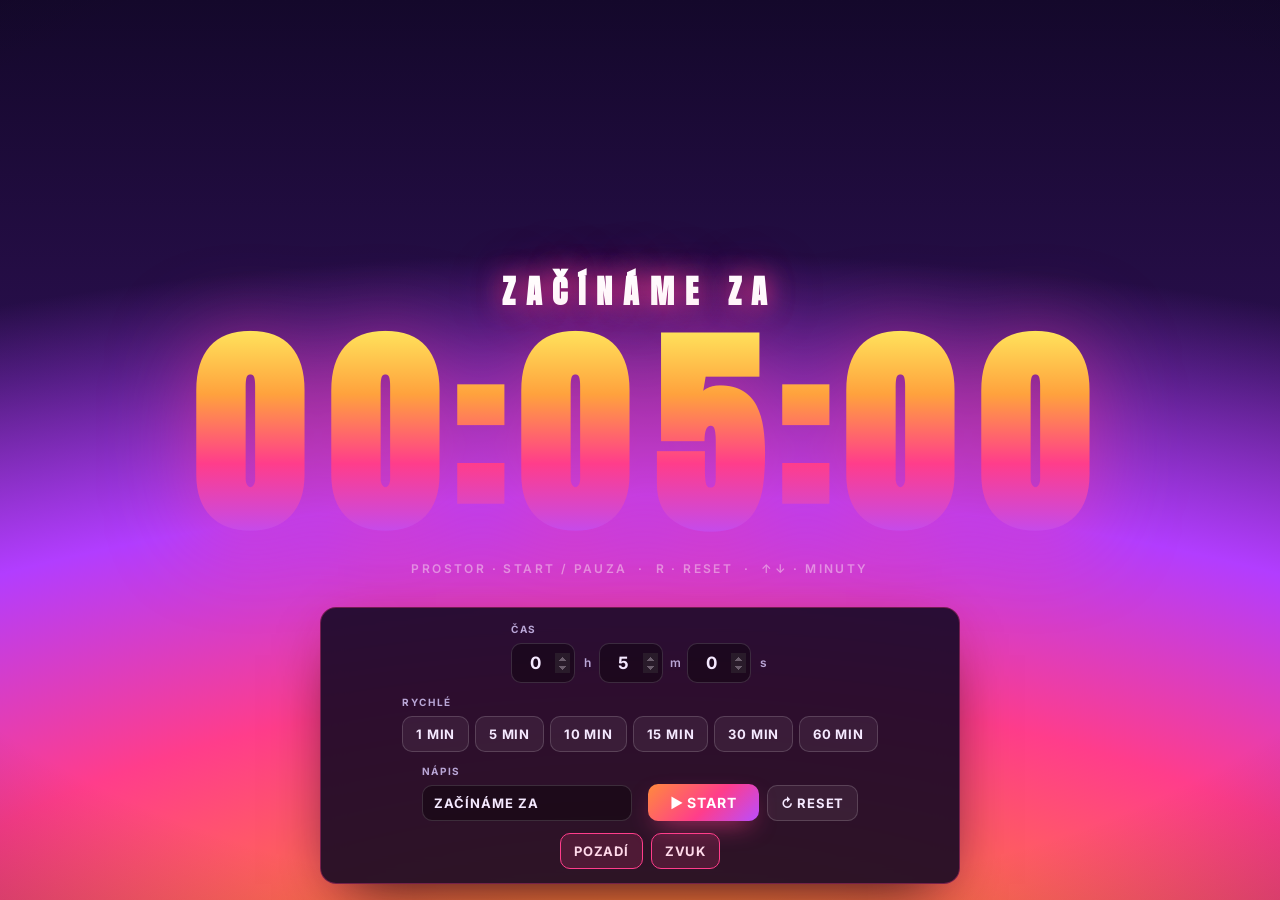
<file: index.html>
<!DOCTYPE html>
<html lang="cs">
<head>
<meta charset="utf-8">
<meta name="viewport" content="width=device-width, initial-scale=1">
<title>Odpočet</title>
<meta name="theme-color" content="#14082B">
<link rel="icon" href="data:image/svg+xml,%3Csvg xmlns='http://www.w3.org/2000/svg' viewBox='0 0 64 64'%3E%3Cdefs%3E%3ClinearGradient id='g' x1='0' y1='0' x2='0' y2='1'%3E%3Cstop offset='0' stop-color='%23FFE45C'/%3E%3Cstop offset='.5' stop-color='%23FF3D8B'/%3E%3Cstop offset='1' stop-color='%23B94DFF'/%3E%3C/linearGradient%3E%3C/defs%3E%3Crect width='64' height='64' rx='14' fill='url(%23g)'/%3E%3Ctext x='32' y='47' font-size='36' text-anchor='middle'%3E%E2%8F%B1%3C/text%3E%3C/svg%3E">
<link rel="preconnect" href="https://fonts.googleapis.com">
<link rel="preconnect" href="https://fonts.gstatic.com" crossorigin>
<link href="https://fonts.googleapis.com/css2?family=Anton&family=Inter:wght@500;600;700&display=swap" rel="stylesheet">
<style>
  .odpocet{
    --pink:#FF3D8B; --orange:#FF8A3D; --yellow:#FFE45C; --purple:#B94DFF;
    --ink:#14082B; --panel:rgba(16,7,34,.88); --line:rgba(255,61,139,.35);
    --txt:#F5E9FF; --muted:#B9A6D6;
  }
  *{box-sizing:border-box}
  html,body{height:100%}
  body{ margin:0; overflow:hidden }
  .odpocet{
    position:absolute; inset:0; overflow:hidden;
    display:grid; place-items:center;
    font:600 14px/1.5 "Inter",system-ui,-apple-system,"Segoe UI",sans-serif;
    color:var(--txt);
    background:
      radial-gradient(140% 90% at 50% 118%, #FFC24B 0%, #FF7A3C 20%, #FF3D8B 46%, #B23DFF 70%, rgba(27,11,51,0) 100%),
      linear-gradient(180deg, #14082B 0%, #2A0F4E 42%, #5A1E68 72%, #8C2F63 100%);
    -webkit-font-smoothing:antialiased;
  }
  .odpocet::after{   /* jemný vinětový rám */
    content:""; position:absolute; inset:0; pointer-events:none;
    background:radial-gradient(120% 100% at 50% 45%, transparent 55%, rgba(10,4,20,.5) 100%);
  }
  .odpocet.transparent{background:transparent!important}
  .odpocet.transparent::after{background:none!important}
  /* StreamElements: velikost číslic podle boxu widgetu (když prohlížeč podporuje
     container queries), jinak se sáhne po vw jako dřív */
  @supports (font-size:1cqw){
    .odpocet{ container-type:size }
    .label{ font-size:clamp(15px,2.7cqw,32px) }
    .time{ font-size:clamp(74px,17cqw,250px) }
  }

  .stage{ text-align:center; padding:20px; transform:translateY(-3vh); z-index:1 }
  .label{
    font-family:"Anton",sans-serif; text-transform:uppercase;
    font-size:clamp(15px,2.7vw,32px); letter-spacing:.34em; margin:0 0 clamp(6px,1.4vh,16px);
    color:#fff; text-shadow:0 0 24px rgba(255,61,139,.9), 0 0 60px rgba(255,61,139,.4);
    min-height:1em;
  }
  .odpocet.finished .label{ color:var(--yellow); text-shadow:0 0 26px rgba(255,228,92,.95) }
  .time{
    font-family:"Anton",sans-serif; font-size:clamp(74px,17vw,250px); line-height:1;
    letter-spacing:.01em; user-select:none;
    background:linear-gradient(180deg,#FFE45C 0%, #FFA23D 30%, #FF3D8B 62%, #B94DFF 100%);
    -webkit-background-clip:text; background-clip:text; color:transparent;
    filter:drop-shadow(0 8px 42px rgba(255,61,139,.5));
  }
  .time .d{ display:inline-block; width:.62em; text-align:center }
  /* .c (dvojtečka) schválně BEZ vlastních stylů: opacity/transform by vytvořily
     vlastní vrstvu a Chromium by glif v rámci background-clip:text nakreslilo mimo místo */
  .time.urgent{ animation:urg .5s ease-in-out infinite alternate }
  @keyframes urg{
    from{ filter:drop-shadow(0 0 16px rgba(255,61,139,.65)) }
    to  { filter:drop-shadow(0 0 52px rgba(255,228,92,.95)) }
  }
  .odpocet.finished .time{ animation:blink .5s steps(2,end) infinite }
  @keyframes blink{ 50%{ opacity:.25 } }
  .hint{
    margin-top:clamp(6px,1.5vh,16px); font-size:12px; letter-spacing:.2em;
    text-transform:uppercase; color:rgba(255,255,255,.45); min-height:1em;
  }

  /* ---------- ovládací panel ---------- */
  .panel{
    position:fixed; left:50%; bottom:16px; transform:translateX(-50%);
    z-index:20; display:flex; gap:12px 16px; flex-wrap:wrap; align-items:flex-end;
    justify-content:center; padding:14px 16px;
    max-width:min(1000px, calc(100vw - 20px));
    background:var(--panel); border:1px solid var(--line); border-radius:16px;
    backdrop-filter:blur(12px); -webkit-backdrop-filter:blur(12px);
    box-shadow:0 24px 60px -24px rgba(0,0,0,.9), 0 0 40px -18px rgba(255,61,139,.55);
    transition:opacity .25s, transform .25s;
  }
  .panel.hidden{ opacity:0; transform:translateX(-50%) translateY(16px); pointer-events:none }
  .odpocet.nocontrols .panel{ display:none }   /* v overlayi panel NIKDY nevidět */
  .odpocet.nocontrols .hint{ display:none }
  .grp{ display:flex; flex-direction:column; gap:6px }
  .grp>span.cap{
    font-size:10px; font-weight:700; letter-spacing:.16em; text-transform:uppercase; color:var(--muted)
  }
  .tinputs{ display:flex; gap:6px; align-items:center }
  .tinputs input{
    width:64px; text-align:center; font:700 17px "Inter",sans-serif; color:var(--txt);
    background:rgba(0,0,0,.35); border:1px solid rgba(255,255,255,.14); border-radius:10px; padding:9px 4px;
    color-scheme:dark; transition:border-color .15s, box-shadow .15s;
  }
  .tinputs input:focus{ outline:none; border-color:var(--pink); box-shadow:0 0 0 3px rgba(255,61,139,.25) }
  .tinputs input::-webkit-outer-spin-button,.tinputs input::-webkit-inner-spin-button{ opacity:.35 }
  .tinputs i{ font-style:normal; color:var(--muted); font-size:12px; width:12px; text-align:center }

  .presets{ display:flex; gap:6px; flex-wrap:wrap }
  .presets button{ min-width:56px }
  button{
    font:700 13px "Inter",sans-serif; color:var(--txt); cursor:pointer;
    background:rgba(255,255,255,.06); border:1px solid rgba(255,255,255,.16);
    border-radius:10px; padding:9px 13px; text-transform:uppercase; letter-spacing:.06em;
    transition:.15s;
  }
  button:hover{ border-color:var(--pink); color:#fff; background:rgba(255,61,139,.14) }
  button:active{ transform:translateY(1px) }
  button.primary{
    background:linear-gradient(135deg,var(--orange),var(--pink) 55%,var(--purple));
    border:none; color:#fff; padding:10px 22px; font-size:14px;
    box-shadow:0 10px 26px -10px rgba(255,61,139,.8);
  }
  button.primary:hover{ filter:brightness(1.1); background:linear-gradient(135deg,var(--orange),var(--pink) 55%,var(--purple)) }
  button.tog[aria-pressed="false"]{ opacity:.55 }
  button.tog[aria-pressed="true"]{ border-color:var(--pink); color:#FFD9EA; background:rgba(255,61,139,.16) }
  #labelIn{
    width:210px; font:700 13px "Inter",sans-serif; color:var(--txt); text-transform:uppercase;
    letter-spacing:.08em; background:rgba(0,0,0,.35); border:1px solid rgba(255,255,255,.14);
    border-radius:10px; padding:9px 11px; transition:border-color .15s, box-shadow .15s;
  }
  #labelIn:focus{ outline:none; border-color:var(--pink); box-shadow:0 0 0 3px rgba(255,61,139,.25) }
  .actions{ flex-direction:row; align-items:flex-end; gap:8px }

  @media (max-width:720px){
    .panel{ bottom:10px; padding:12px; gap:10px 12px }
    #labelIn{ width:150px }
    .tinputs input{ width:56px }
    .stage{ transform:translateY(-6vh) }
  }
  @media (prefers-reduced-motion:reduce){
    .time,.time.urgent,.odpocet.finished .time{ animation:none!important }
  }
</style>
</head>
<body>
<div class="odpocet" id="odpocet">

  <div class="stage">
    <div class="label" id="label">Začínáme za</div>
    <div class="time" id="time">00:05:00</div>
    <div class="hint" id="hint">Prostor · start / pauza&nbsp;&nbsp;·&nbsp;&nbsp;R · reset&nbsp;&nbsp;·&nbsp;&nbsp;↑↓ · minuty</div>
  </div>

  <div class="panel" id="panel">
    <div class="grp">
      <span class="cap">Čas</span>
      <div class="tinputs">
        <input type="number" id="hh" min="0" max="99" value="0" aria-label="Hodiny"><i>h</i>
        <input type="number" id="mm" min="0" max="59" value="5" aria-label="Minuty"><i>m</i>
        <input type="number" id="ss" min="0" max="59" value="0" aria-label="Sekundy"><i>s</i>
      </div>
    </div>

    <div class="grp">
      <span class="cap">Rychlé</span>
      <div class="presets" id="presets">
        <button data-s="60">1 min</button>
        <button data-s="300">5 min</button>
        <button data-s="600">10 min</button>
        <button data-s="900">15 min</button>
        <button data-s="1800">30 min</button>
        <button data-s="3600">60 min</button>
      </div>
    </div>

    <div class="grp">
      <span class="cap">Nápis</span>
      <input type="text" id="labelIn" maxlength="36" placeholder="ZAČÍNÁME ZA" aria-label="Nápis nad odpočtem">
    </div>

    <div class="grp actions">
      <button class="primary" id="toggleBtn">&#9654; Start</button>
      <button id="resetBtn">&#8635; Reset</button>
    </div>

    <div class="grp actions">
      <button class="tog" id="bgBtn" aria-pressed="true" title="Průhledné pozadí pro OBS">Pozadí</button>
      <button class="tog" id="soundBtn" aria-pressed="true" title="Zvukový signál na konci">Zvuk</button>
    </div>
  </div>
</div>

<script>
/* ============================================================================
   ▸ NASTAVENÍ — uprav tady ◂
   Prohlížeč / OBS: čas řešíš v URL (?t=10:00) nebo tímhle blokem.
   StreamElements: sem nesahej — vše se nastavuje v editoru widgetu
   (záložka FIELDS, soubor streamelements/fields.json).
   ========================================================================== */
var DEFAULT_TIME   = "5:00";     // výchozí čas: "90" (sekund), "5:00", "1:30:00"
var DEFAULT_LABEL  = "Začínáme za";  // nápis nad odpočtem ("" = jen číslice)
var DEFAULT_BG     = true;       // true = vlastní pozadí, false = průhledné (overlay)
var DEFAULT_SOUND  = true;       // true = pípnutí na konci
/* ========================================================================== */
(function(){
  "use strict";
  var $ = function(id){ return document.getElementById(id); };
  var root = document.getElementById("odpocet") || document.body;  // kořen widgetu (ve StreamElements jen div)
  var timeEl = $("time"), labelEl = $("label"), hintEl = $("hint"), panel = $("panel");
  var hh = $("hh"), mm = $("mm"), ss = $("ss"), labelIn = $("labelIn");
  var toggleBtn = $("toggleBtn"), resetBtn = $("resetBtn"), bgBtn = $("bgBtn"), soundBtn = $("soundBtn");

  /* ---------- nastavení (localStorage + URL) ---------- */
  var settings = { label:DEFAULT_LABEL, total:parseDur(DEFAULT_TIME), bg:DEFAULT_BG, sound:DEFAULT_SOUND };
  try{
    var saved = JSON.parse(localStorage.getItem("odpocet_settings") || "{}");
    if (saved && typeof saved === "object") for (var k in settings) if (k in saved) settings[k] = saved[k];
  }catch(e){}
  function save(){ try{ localStorage.setItem("odpocet_settings", JSON.stringify(settings)); }catch(e){} }

  /* ---------- StreamElements: nastavení widgetu (na streamu se nikdy neukáže) ----------
     Pole přidáš v editoru widgetu (Custom → Data). Podporovaná jména polí:
     time, label, bg, sound, autostart, loop */
  var inWidget = (typeof fieldData !== "undefined") || (typeof SE_API !== "undefined");
  function seField(n){
    try{
      if (typeof fieldData === "object" && fieldData && fieldData[n] != null && fieldData[n] !== "") return fieldData[n];
    }catch(e){}
    return null;
  }
  function seBool(n){ var v = seField(n); return v != null && /^(1|on|ano|yes|true)$/i.test(String(v)); }
  if (inWidget){
    var seT = seField("time");  if (seT != null) settings.total = parseDur(seT);
    var seL = seField("label"); if (seL != null) settings.label  = seL;
    var seB = seField("bg");    if (seB != null) settings.bg     = /^(1|on|ano|yes|true)$/i.test(String(seB));
    var seS = seField("sound"); if (seS != null) settings.sound  = /^(1|on|ano|yes|true)$/i.test(String(seS));
  }

  var q = new URLSearchParams(location.search);
  function flag(v, def){ return v == null ? def : !/^(0|off|ne|no|false)$/i.test(v); }
  function parseDur(s){
    s = String(s).trim();
    if (/^\d+$/.test(s)) return parseInt(s,10);
    var p = s.split(":").map(Number);
    if (!p.length || p.some(function(n){ return !isFinite(n); })) return 300;
    if (p.length === 3) return p[0]*3600 + p[1]*60 + p[2];
    if (p.length === 2) return p[0]*60 + p[1];
    return 300;
  }

  var total = settings.total;                       // sekundy
  var urlTotal = null;
  if (q.get("t") != null) urlTotal = parseDur(q.get("t"));
  else if (q.get("h") != null || q.get("m") != null || q.get("s") != null)
    urlTotal = (+q.get("h")||0)*3600 + (+q.get("m")||0)*60 + (+q.get("s")||0);
  if (urlTotal != null && urlTotal > 0) total = urlTotal;   // z URL se neukládá
  var urlLabel = q.get("label");
  var useBg     = flag(q.get("bg"),     settings.bg);
  var useSound  = flag(q.get("sound"),  settings.sound);
  var noControls = inWidget || !flag(q.get("controls"), true);  // widget/OBS: panel se NIKDY neukáže
  function truthy(v){ return v != null && /^(1|on|ano|yes|true)$/i.test(String(v)); }
  var autostart = q.get("autostart") != null ? truthy(q.get("autostart"))
                : (inWidget && seField("autostart") == null ? true : seBool("autostart"));
  var loopMode  = q.get("loop") != null ? truthy(q.get("loop")) : seBool("loop");

  /* ---------- stav časovače ---------- */
  var remainingMs = total * 1000, endsAt = 0, running = false, timer = null;
  var lastSec = -1, finished = false, loopT = null;

  /* ---------- vykreslování číslic ---------- */
  var digitSpans = [];
  (function build(){
    var chars = "00:00:00".split("");
    timeEl.innerHTML = chars.map(function(c){
      return '<span class="' + (c === ":" ? "c" : "d") + '">' + c + "</span>";
    }).join("");
    digitSpans = Array.prototype.slice.call(timeEl.querySelectorAll(".d"));
  })();
  function fmt(s){
    var h = Math.floor(s/3600), m = Math.floor((s%3600)/60), x = s%60;
    return [h,m,x].map(function(n){ return String(n).padStart(2,"0"); }).join("");
  }
  function render(){
    var s = Math.max(0, Math.ceil(remainingMs/1000));
    if (s === lastSec) return;
    lastSec = s;
    var f = fmt(s), changed = false;
    for (var i = 0; i < digitSpans.length; i++){
      var ch = f[i];
      if (digitSpans[i].textContent !== ch){ digitSpans[i].textContent = ch; changed = true; }
    }
    if (changed) document.title = f.slice(0,2) + ":" + f.slice(2,4) + ":" + f.slice(4) + " · odpočet";
    timeEl.classList.toggle("urgent", s <= 10 && s > 0 && !finished);
  }

  /* ---------- zvuk ---------- */
  var ac = null;
  function ensureAudio(){
    if (!useSound) return;
    try{
      if (!ac) ac = new (window.AudioContext || window.webkitAudioContext)();
      if (ac.state === "suspended") ac.resume().catch(function(){});
    }catch(e){}
  }
  function beep(){
    if (!useSound) return;
    try{
      ensureAudio();
      if (!ac) return;
      var t0 = ac.currentTime;
      for (var i = 0; i < 3; i++){
        var o = ac.createOscillator(), g = ac.createGain(), t = t0 + i*0.3;
        o.type = "square"; o.frequency.value = (i % 2) ? 660 : 880;
        g.gain.setValueAtTime(0.0001, t);
        g.gain.exponentialRampToValueAtTime(0.22, t + 0.02);
        g.gain.exponentialRampToValueAtTime(0.0001, t + 0.24);
        o.connect(g); g.connect(ac.destination);
        o.start(t); o.stop(t + 0.27);
      }
    }catch(e){}
  }

  /* ---------- ovládání ---------- */
  function setFinishedLook(on){
    finished = on;
    root.classList.toggle("finished", on);
    labelEl.textContent = on ? "Konec" : labelIn.value.trim();
  }
  function start(){
    if (running) return;
    if (remainingMs <= 0) remainingMs = total * 1000;
    if (remainingMs <= 0) return;
    setFinishedLook(false);
    ensureAudio();
    endsAt = performance.now() + remainingMs;
    running = true;
    toggleBtn.innerHTML = "&#10074;&#10074; Pauza";
    tick();
    timer = setInterval(tick, 100);
  }
  function pause(){
    if (!running) return;
    remainingMs = Math.max(0, endsAt - performance.now());
    running = false; clearInterval(timer); timer = null;
    toggleBtn.innerHTML = "&#9654; Start";
    render();
  }
  function reset(){
    running = false; clearInterval(timer); timer = null; clearTimeout(loopT);
    remainingMs = total * 1000; lastSec = -1;
    setFinishedLook(false);
    toggleBtn.innerHTML = "&#9654; Start";
    render();
  }
  function finish(){
    running = false; clearInterval(timer); timer = null;
    remainingMs = 0; lastSec = -1;
    toggleBtn.innerHTML = "&#9654; Start";
    setFinishedLook(true);
    render();
    beep();
    if (loopMode) loopT = setTimeout(function(){ reset(); start(); }, 2500);
  }
  function tick(){
    if (!running) return;
    remainingMs = endsAt - performance.now();
    if (remainingMs <= 0){ finish(); return; }
    render();
  }

  /* ---------- panel: čas, presety, nápis ---------- */
  function inputsToTotal(){
    var t = (+hh.value||0)*3600 + (+mm.value||0)*60 + (+ss.value||0);
    total = Math.max(0, t);
    if (!running){ remainingMs = total * 1000; lastSec = -1; setFinishedLook(false); render(); }
    settings.total = total; save();
  }
  function totalToInputs(t){
    hh.value = Math.floor(t/3600);
    mm.value = Math.floor((t%3600)/60);
    ss.value = t%60;
  }
  [hh,mm,ss].forEach(function(el){
    el.addEventListener("change", inputsToTotal);
    el.addEventListener("input", function(){
      var v = parseInt(el.value,10);
      if (isFinite(v)){
        var max = +el.max;
        if (v > max) el.value = max;
        if (v < 0) el.value = 0;
      }
    });
  });
  $("presets").addEventListener("click", function(e){
    var b = e.target.closest("button[data-s]");
    if (!b) return;
    total = +b.dataset.s;
    totalToInputs(total);
    reset();
    settings.total = total; save();
  });

  labelIn.addEventListener("input", function(){
    settings.label = labelIn.value; save();
    if (!finished) labelEl.textContent = labelIn.value.trim();
  });

  toggleBtn.addEventListener("click", function(){ running ? pause() : start(); });
  resetBtn.addEventListener("click", reset);

  bgBtn.addEventListener("click", function(){
    useBg = !useBg; settings.bg = useBg; save(); applyBg();
  });
  soundBtn.addEventListener("click", function(){
    useSound = !useSound; settings.sound = useSound; save(); applySound();
    if (useSound) ensureAudio();
  });
  function applyBg(){
    root.classList.toggle("transparent", !useBg);
    bgBtn.setAttribute("aria-pressed", String(useBg));
  }
  function applySound(){
    soundBtn.setAttribute("aria-pressed", String(useSound));
  }

  /* ---------- klávesnice ---------- */
  document.addEventListener("keydown", function(e){
    var t = e.target;
    if (t && (t.tagName === "INPUT" || t.tagName === "TEXTAREA" || t.isContentEditable)) return;
    if (e.code === "Space"){ e.preventDefault(); running ? pause() : start(); }
    else if (e.key === "r" || e.key === "R" || e.key === "ř" || e.key === "Ř"){ e.preventDefault(); reset(); }
    /* ↑ / ↓ — ±1 min (Shift = ±10 s); za běhu posune konec, jinak restart.
       Panel se tím NIKDY neukáže — v overlayi se čas mění jen takhle nebo
       přes nastavení widgetu (StreamElements) / URL (OBS). */
    else if (e.key === "ArrowUp" || e.key === "ArrowDown"){
      e.preventDefault();
      var step = (e.shiftKey ? 10 : 60) * (e.key === "ArrowDown" ? -1 : 1);
      total = Math.max(0, total + step);
      totalToInputs(total);
      if (running){
        endsAt += step * 1000;
        remainingMs = endsAt - performance.now();
        if (remainingMs <= 0) finish();
        else { lastSec = -1; render(); }
      } else {
        remainingMs = total * 1000; lastSec = -1; setFinishedLook(false); render();
      }
      settings.total = total; save();
    }
  });

  /* ---------- samoúkrytí panelu ---------- */
  var hideT = null;
  function poke(){
    panel.classList.remove("hidden");
    clearTimeout(hideT);
    hideT = setTimeout(function(){ panel.classList.add("hidden"); }, 3500);
  }
  ["mousemove","mousedown","keydown","touchstart","wheel"].forEach(function(ev){
    window.addEventListener(ev, poke, {passive:true});
  });

  /* ---------- StreamElements: pole přijdou událostí onWidgetLoad ---------- */
  function applyFieldsLive(fd){
    if (!fd) return;
    if (fd.time != null && fd.time !== ""){
      var t = parseDur(fd.time);
      if (t > 0 && t !== total){         /* jen když se čas liší — jinak by se rozběh odpočet znovu */
        total = t; totalToInputs(total); lastSec = -1;
        remainingMs = total * 1000;
        if (running) endsAt = performance.now() + remainingMs;
      }
    }
    if (fd.label != null){
      settings.label = String(fd.label); labelIn.value = settings.label;
      if (!finished) labelEl.textContent = settings.label.trim();
    }
    if (fd.bg    != null){ useBg    = truthy(fd.bg);    settings.bg    = useBg; }
    if (fd.sound != null){ useSound = truthy(fd.sound); settings.sound = useSound; }
    if (fd.autostart != null) autostart = truthy(fd.autostart);
    if (fd.loop      != null) loopMode  = truthy(fd.loop);
    applyBg(); applySound(); render();
    if (booted && autostart && !running && !finished) start();
  }

  var booted = false;
  function boot(){
    if (booted) return;
    booted = true;
    if (urlLabel != null) labelIn.value = urlLabel;
    else labelIn.value = settings.label;
    totalToInputs(total);
    applyBg(); applySound();
    if (noControls) root.classList.add("nocontrols");
    else poke();
    labelEl.textContent = labelIn.value.trim();
    render();
    if (autostart) start();
  }
  window.addEventListener("onWidgetLoad", function(obj){
    /* tato událost přichází JEN ve StreamElements → panel tam nikdy nevidět */
    root.classList.add("nocontrols");
    try{ applyFieldsLive(obj && obj.detail ? obj.detail.fieldData : null); }catch(e){}
    boot();
  });
  /* mimo StreamElements startujeme hned; ve widgetu čekáme na onWidgetLoad
     (záložní start po 1,5 s, kdyby event nepřišel) */
  if (!inWidget) boot();
  else setTimeout(boot, 1500);
})();
</script>
</body>
</html>
</file>
